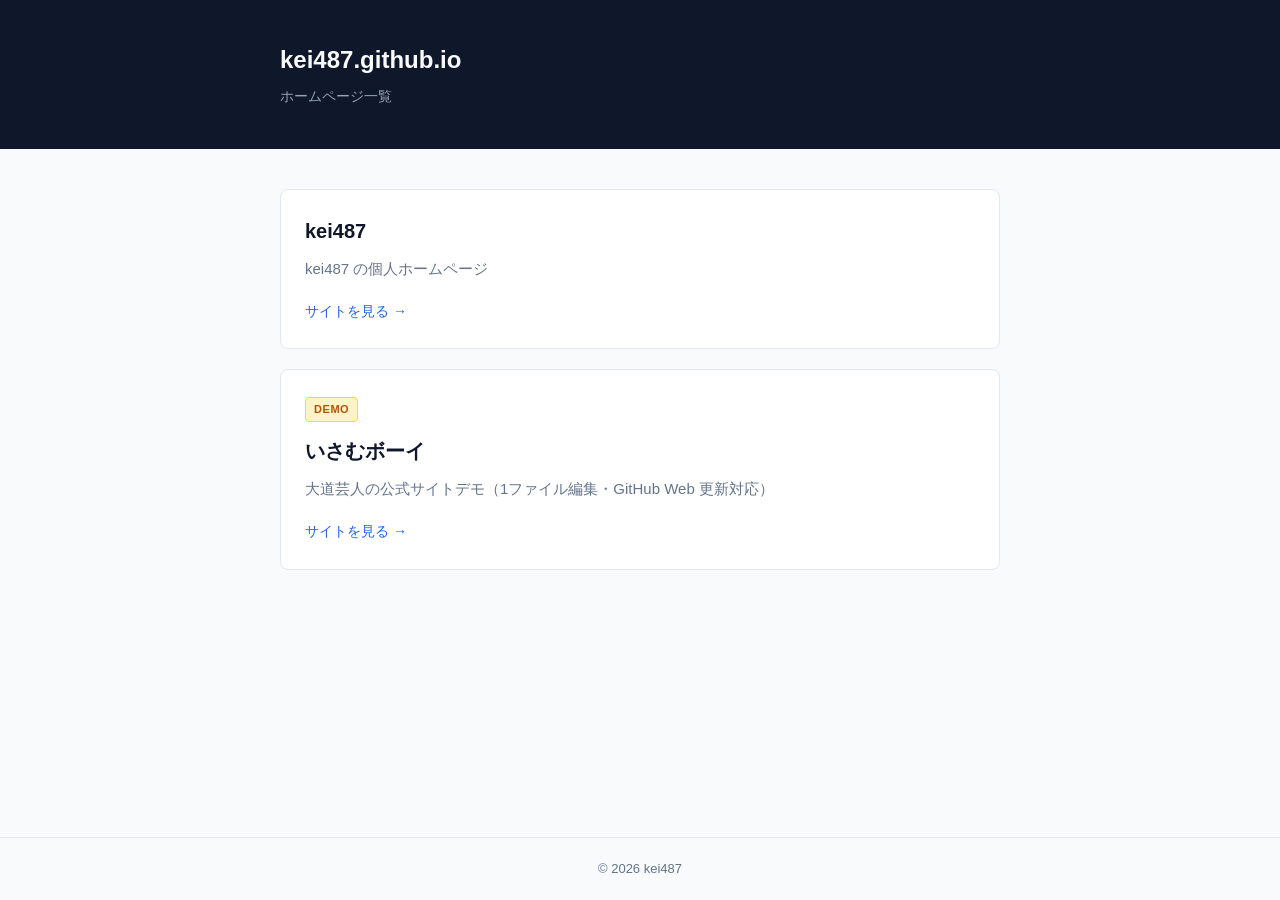
<file: index.html>
<!DOCTYPE html>
<html lang="ja">
<head>
  <meta charset="utf-8">
  <meta name="viewport" content="width=device-width, initial-scale=1">
  <meta name="description" content="kei487.github.io ポータル">
  <title>kei487.github.io</title>
  <link rel="stylesheet" href="css/portal.css">
</head>
<body>
  <header class="portal-header">
    <div class="container">
      <h1>kei487.github.io</h1>
      <p>ホームページ一覧</p>
    </div>
  </header>

  <main class="container">
    <ul class="site-list">
      <li class="site-card">
        <h2><a href="kei487/">kei487</a></h2>
        <p>kei487 の個人ホームページ</p>
        <a class="site-link" href="kei487/">サイトを見る →</a>
      </li>
      <li class="site-card site-card--demo">
        <span class="demo-badge">Demo</span>
        <h2><a href="demo/">いさむボーイ</a></h2>
        <p>大道芸人の公式サイトデモ（1ファイル編集・GitHub Web 更新対応）</p>
        <a class="site-link" href="demo/">サイトを見る →</a>
      </li>
    </ul>
  </main>

  <footer class="portal-footer">
    <div class="container">
      <p>&copy; 2026 kei487</p>
    </div>
  </footer>
</body>
</html>
</file>
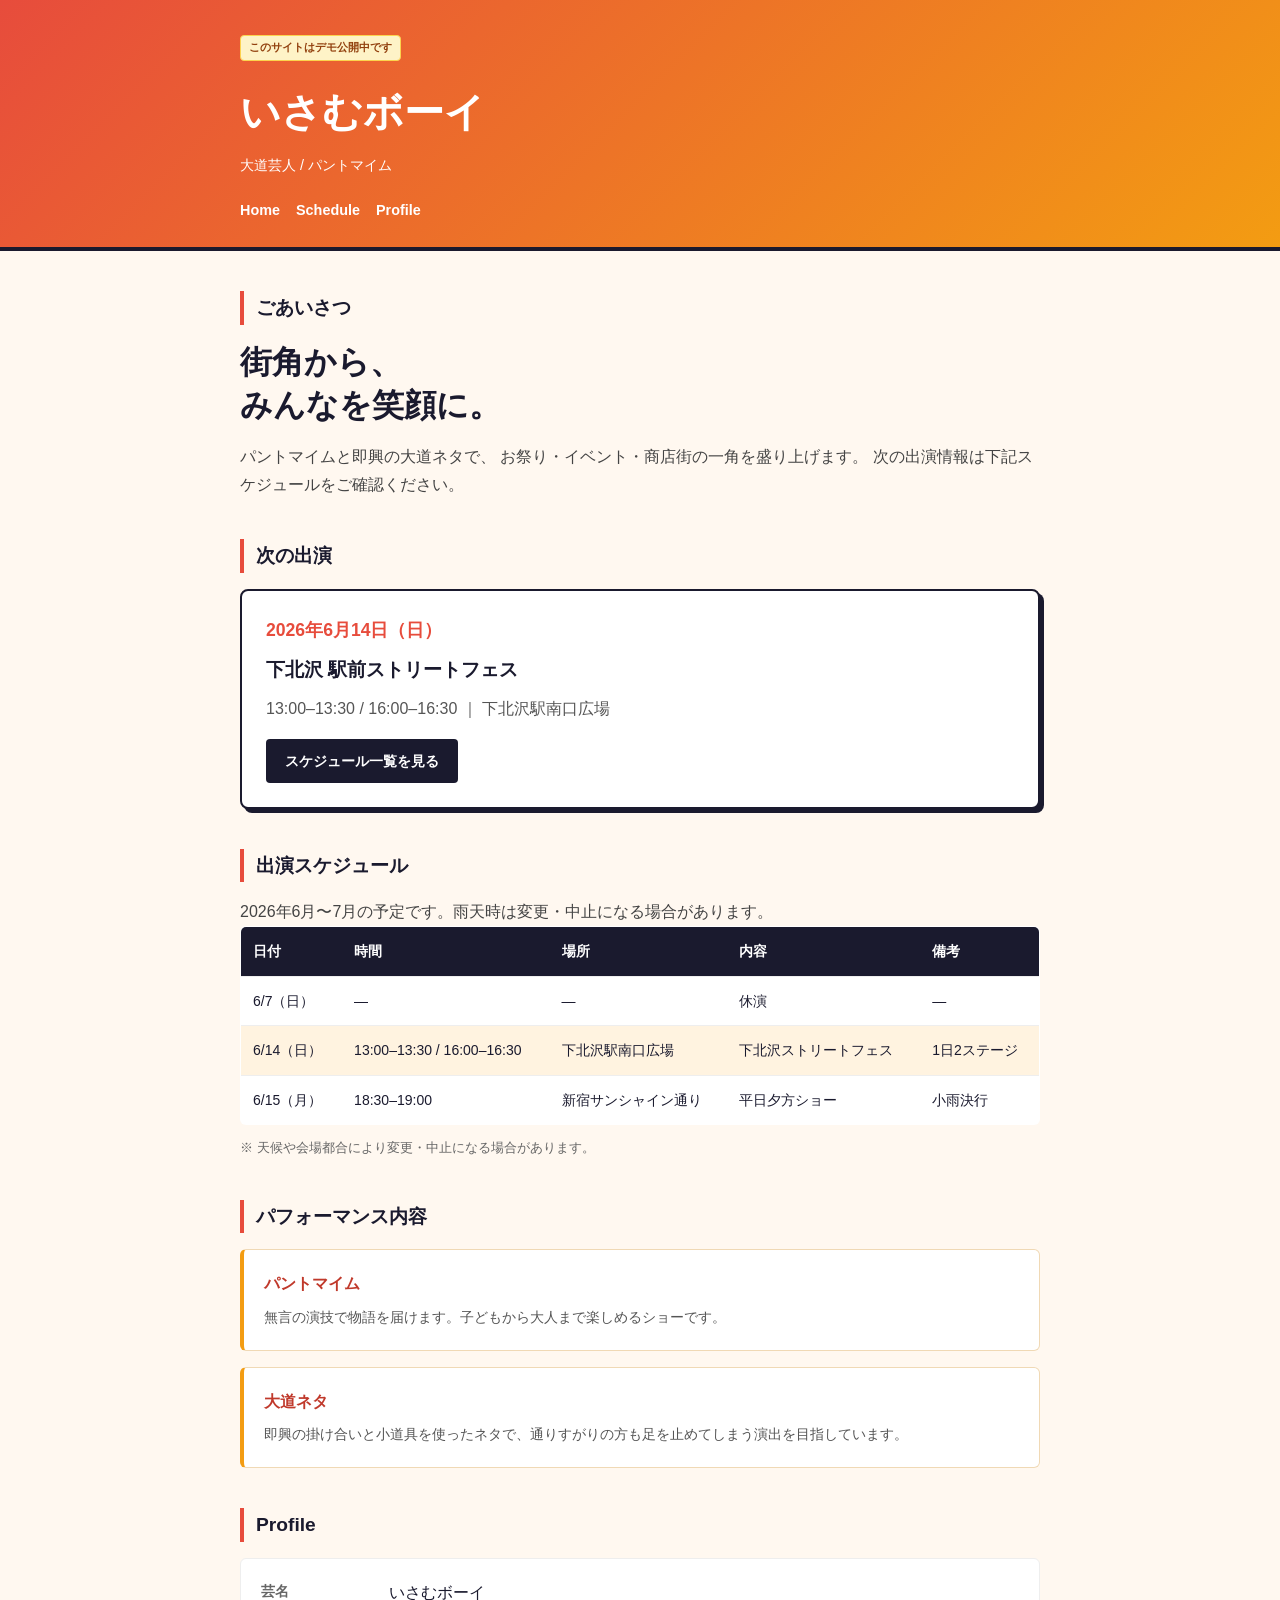
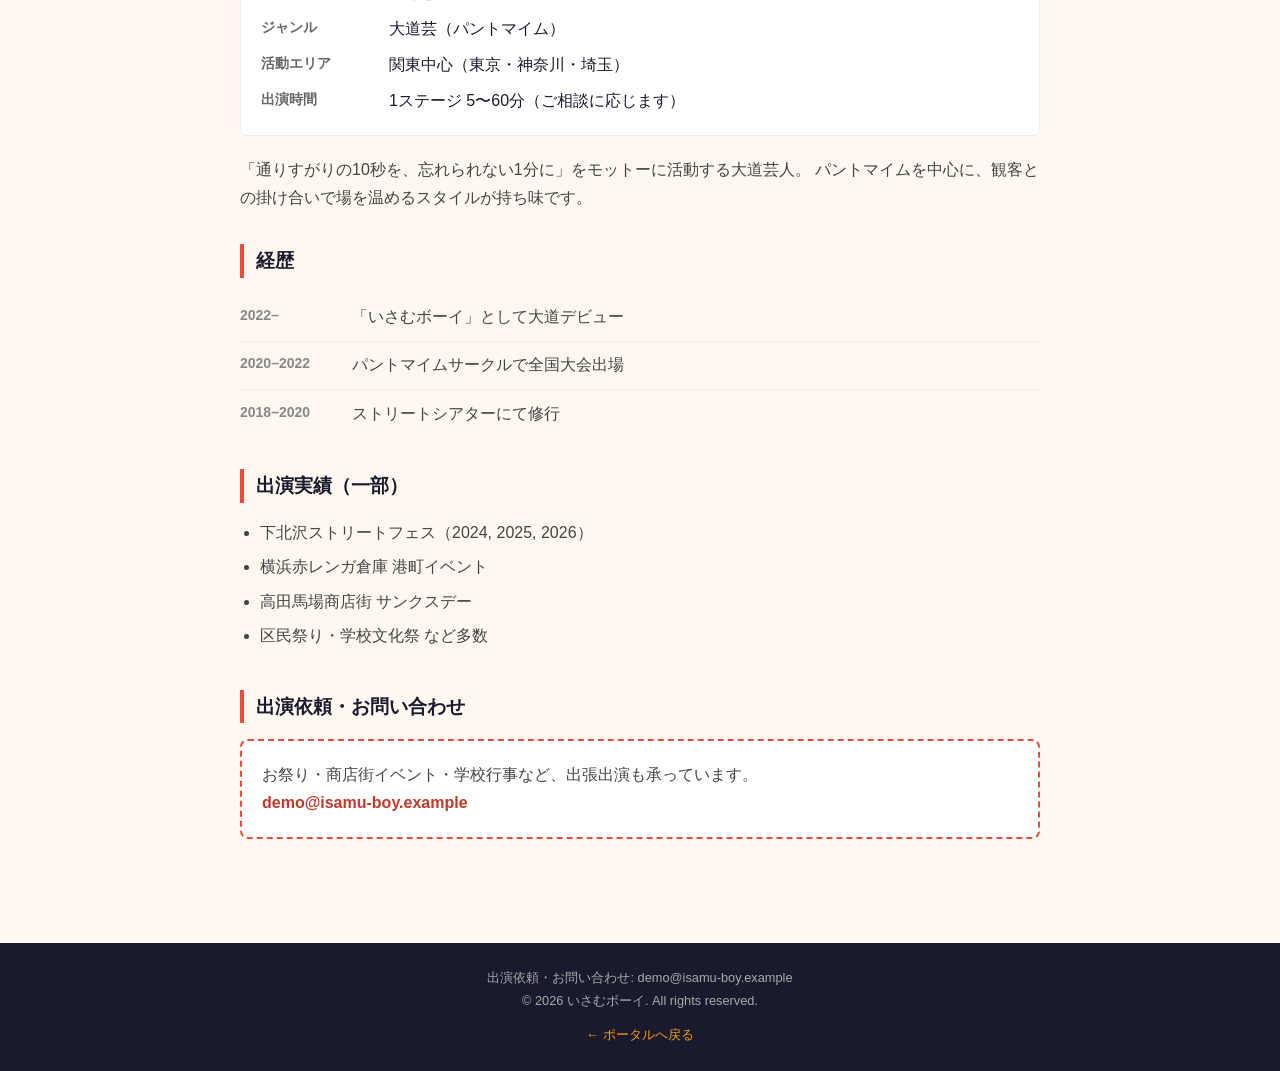
<file: demo/index.html>
<!DOCTYPE html>
<html lang="ja">
<!--
================================================================================
  いさむボーイ HP — 編集ガイド（GitHub の Web から更新する場合）

  1. GitHub で demo/index.html を開く
  2. 鉛筆アイコン（Edit）をクリック
  3. 「▼ 編集エリア ▼」と書いてある部分だけを書き換える
  4. ページ下の「Commit changes」で保存 → 数分でサイトに反映

  ※ <style> 以降のデザイン設定は、通常触る必要はありません。
================================================================================
-->
<head>
  <meta charset="utf-8">
  <meta name="viewport" content="width=device-width, initial-scale=1">
  <meta name="description" content="大道芸人 いさむボーイ 公式サイト">
  <title>いさむボーイ | 大道芸人</title>
  <style>
    /* デザイン設定（通常は編集不要） */
    *, *::before, *::after { box-sizing: border-box; }
    html, body, ul, ol, li, h1, h2, h3, p, dl, dt, dd { margin: 0; padding: 0; }
    body {
      font-family: "Hiragino Kaku Gothic ProN", "Hiragino Sans", sans-serif;
      line-height: 1.75;
      color: #1a1a2e;
      background: #fff8f0;
    }
    a { color: #c0392b; text-decoration: none; }
    a:hover { text-decoration: underline; }
    .wrap { width: min(800px, 92%); margin: 0 auto; }
    header {
      background: linear-gradient(135deg, #e74c3c, #f39c12);
      color: #fff;
      padding: 2rem 0 1.5rem;
      border-bottom: 4px solid #1a1a2e;
    }
    .demo-notice {
      display: inline-block;
      font-size: 0.7rem;
      font-weight: 600;
      color: #92400e;
      background: #fef3c7;
      border: 1px solid #fcd34d;
      border-radius: 4px;
      padding: 0.15rem 0.5rem;
      margin-bottom: 1rem;
    }
    .site-name { font-size: clamp(1.75rem, 6vw, 2.5rem); font-weight: 800; }
    .site-name a { color: inherit; }
    .site-tagline { margin-top: 0.35rem; font-size: 0.9rem; }
    nav { display: flex; flex-wrap: wrap; gap: 1rem; margin-top: 1.25rem; font-size: 0.9rem; font-weight: 600; }
    nav a { color: #fff; }
    main { padding: 2.5rem 0 4rem; }
    section { margin-bottom: 2.5rem; }
    h2 {
      font-size: 1.2rem;
      margin-bottom: 1rem;
      padding-left: 0.75rem;
      border-left: 4px solid #e74c3c;
    }
    .lead { font-size: clamp(1.5rem, 4vw, 2rem); font-weight: 800; line-height: 1.35; margin-bottom: 1rem; }
    .text { color: #444; }
    .next-box {
      background: #fff;
      border: 2px solid #1a1a2e;
      border-radius: 8px;
      padding: 1.5rem;
      box-shadow: 4px 4px 0 #1a1a2e;
    }
    .next-date { font-size: 1.1rem; font-weight: 700; color: #e74c3c; }
    .next-title { font-size: 1.2rem; font-weight: 700; margin: 0.5rem 0; }
    .next-detail { color: #555; margin-bottom: 1rem; }
    .btn {
      display: inline-block;
      background: #1a1a2e;
      color: #fff;
      font-size: 0.875rem;
      font-weight: 600;
      padding: 0.6rem 1.2rem;
      border-radius: 4px;
    }
    .btn:hover { text-decoration: none; background: #2d2d44; }
    table { width: 100%; border-collapse: collapse; font-size: 0.875rem; background: #fff; border: 1px solid #ddd; border-radius: 6px; overflow: hidden; }
    th, td { padding: 0.75rem; text-align: left; border-bottom: 1px solid #eee; vertical-align: top; }
    th { background: #1a1a2e; color: #fff; }
    tr:last-child td { border-bottom: none; }
    tr.next { background: #fff3e0; }
    .note { margin-top: 0.75rem; font-size: 0.8rem; color: #666; }
    .cards { list-style: none; display: grid; gap: 1rem; }
    .cards li { background: #fff; border: 1px solid #f0d9b5; border-left: 4px solid #f39c12; border-radius: 6px; padding: 1.25rem; }
    .cards h3 { font-size: 1rem; color: #c0392b; margin-bottom: 0.4rem; }
    .cards p { font-size: 0.9rem; color: #555; }
    .profile { display: grid; grid-template-columns: 7rem 1fr; gap: 0.5rem 1rem; background: #fff; border: 1px solid #eee; border-radius: 6px; padding: 1.25rem; }
    .profile dt { font-weight: 700; color: #666; font-size: 0.875rem; }
    .history { list-style: none; }
    .history li { display: flex; gap: 1rem; padding: 0.6rem 0; border-bottom: 1px solid #eee; color: #444; }
    .history li:last-child { border-bottom: none; }
    .history .year { flex-shrink: 0; width: 6rem; font-size: 0.875rem; color: #888; font-weight: 600; }
    .achievements { padding-left: 1.25rem; color: #444; }
    .achievements li { margin-bottom: 0.4rem; }
    .contact-box { background: #fff; border: 2px dashed #e74c3c; border-radius: 8px; padding: 1.25rem; }
    .contact-box .email { font-weight: 700; color: #c0392b; }
    footer { background: #1a1a2e; color: #aaa; padding: 1.5rem 0; text-align: center; font-size: 0.8rem; }
    footer a { color: #f39c12; }
    @media (max-width: 600px) {
      table { font-size: 0.8rem; }
      th, td { padding: 0.5rem; }
      .profile { grid-template-columns: 1fr; }
    }
  </style>
</head>
<body>

  <!-- ==================== ヘッダー ==================== -->
  <header>
    <div class="wrap">

      <!-- ▼ 編集エリア：基本情報 ▼ -->
      <p class="demo-notice">このサイトはデモ公開中です</p>
      <p class="site-name"><a href="#">いさむボーイ</a></p>
      <p class="site-tagline">大道芸人 / パントマイム</p>
      <!-- ▲ 編集エリア：基本情報 ▲ -->

      <nav>
        <a href="#top">Home</a>
        <a href="#schedule">Schedule</a>
        <a href="#profile">Profile</a>
      </nav>
    </div>
  </header>

  <main class="wrap">

    <!-- ==================== トップ ==================== -->
    <section id="top">

      <!-- ▼ 編集エリア：キャッチコピー ▼ -->
      <h2>ごあいさつ</h2>
      <p class="lead">街角から、<br>みんなを笑顔に。</p>
      <p class="text">
        パントマイムと即興の大道ネタで、
        お祭り・イベント・商店街の一角を盛り上げます。
        次の出演情報は下記スケジュールをご確認ください。
      </p>
      <!-- ▲ 編集エリア：キャッチコピー ▲ -->

    </section>

    <!-- ==================== 次の出演 ==================== -->
    <section id="next">

      <h2>次の出演</h2>
      <div class="next-box">

        <!-- ▼ 編集エリア：次の出演（1件だけ書く） ▼ -->
        <p class="next-date">2026年6月14日（日）</p>
        <p class="next-title">下北沢 駅前ストリートフェス</p>
        <p class="next-detail">13:00–13:30 / 16:00–16:30 ｜ 下北沢駅南口広場</p>
        <!-- ▲ 編集エリア：次の出演 ▲ -->

        <a class="btn" href="#schedule">スケジュール一覧を見る</a>
      </div>

    </section>

    <!-- ==================== スケジュール ==================== -->
    <section id="schedule">

      <h2>出演スケジュール</h2>
      <p class="text">2026年6月〜7月の予定です。雨天時は変更・中止になる場合があります。</p>

      <!--
        【スケジュールの追加・変更方法】
        ・1行 = 1つの <tr> ... </tr>
        ・下の行をコピーして貼り付け、中身を書き換える
        ・休演日は「休演」と書く
        ・次の出演と同じ行には class="next" を付ける（黄色く表示）
      -->
      <table>
        <thead>
          <tr>
            <th>日付</th>
            <th>時間</th>
            <th>場所</th>
            <th>内容</th>
            <th>備考</th>
          </tr>
        </thead>
        <tbody>

          <!-- ▼ 編集エリア：スケジュール（行をコピーして追加） ▼ -->

          <tr>
            <td>6/7（日）</td>
            <td>—</td>
            <td>—</td>
            <td>休演</td>
            <td>—</td>
          </tr>

          <tr class="next">
            <td>6/14（日）</td>
            <td>13:00–13:30 / 16:00–16:30</td>
            <td>下北沢駅南口広場</td>
            <td>下北沢ストリートフェス</td>
            <td>1日2ステージ</td>
          </tr>

          <tr>
            <td>6/15（月）</td>
            <td>18:30–19:00</td>
            <td>新宿サンシャイン通り</td>
            <td>平日夕方ショー</td>
            <td>小雨決行</td>
          </tr>
          <!-- ▲ 編集エリア：スケジュール ▲ -->

        </tbody>
      </table>
      <p class="note">※ 天候や会場都合により変更・中止になる場合があります。</p>

    </section>

    <!-- ==================== パフォーマンス内容 ==================== -->
    <section id="acts">

      <h2>パフォーマンス内容</h2>
      <ul class="cards">

        <!-- ▼ 編集エリア：パフォーマンス（<li> をコピーして追加） ▼ -->

        <li>
          <h3>パントマイム</h3>
          <p>無言の演技で物語を届けます。子どもから大人まで楽しめるショーです。</p>
        </li>

        <li>
          <h3>大道ネタ</h3>
          <p>即興の掛け合いと小道具を使ったネタで、通りすがりの方も足を止めてしまう演出を目指しています。</p>
        </li>

        <!-- ▲ 編集エリア：パフォーマンス ▲ -->

      </ul>

    </section>

    <!-- ==================== プロフィール ==================== -->
    <section id="profile">

      <h2>Profile</h2>

      <!-- ▼ 編集エリア：プロフィール ▼ -->
      <dl class="profile">
        <dt>芸名</dt>
        <dd>いさむボーイ</dd>
        <dt>ジャンル</dt>
        <dd>大道芸（パントマイム）</dd>
        <dt>活動エリア</dt>
        <dd>関東中心（東京・神奈川・埼玉）</dd>
        <dt>出演時間</dt>
        <dd>1ステージ 5〜60分（ご相談に応じます）</dd>
      </dl>

      <p class="text" style="margin-top:1.25rem">
        「通りすがりの10秒を、忘れられない1分に」をモットーに活動する大道芸人。
        パントマイムを中心に、観客との掛け合いで場を温めるスタイルが持ち味です。
      </p>
      <!-- ▲ 編集エリア：プロフィール ▲ -->

      <h2 style="margin-top:2rem">経歴</h2>
      <ul class="history">

        <!-- ▼ 編集エリア：経歴（<li> をコピーして追加） ▼ -->

        <li><span class="year">2022–</span> 「いさむボーイ」として大道デビュー</li>
        <li><span class="year">2020–2022</span> パントマイムサークルで全国大会出場</li>
        <li><span class="year">2018–2020</span> ストリートシアターにて修行</li>

        <!-- ▲ 編集エリア：経歴 ▲ -->

      </ul>

      <h2 style="margin-top:2rem">出演実績（一部）</h2>
      <ul class="achievements">

        <!-- ▼ 編集エリア：出演実績（<li> をコピーして追加） ▼ -->

        <li>下北沢ストリートフェス（2024, 2025, 2026）</li>
        <li>横浜赤レンガ倉庫 港町イベント</li>
        <li>高田馬場商店街 サンクスデー</li>
        <li>区民祭り・学校文化祭 など多数</li>

        <!-- ▲ 編集エリア：出演実績 ▲ -->

      </ul>

    </section>

    <!-- ==================== お問い合わせ ==================== -->
    <section id="contact">

      <h2>出演依頼・お問い合わせ</h2>
      <div class="contact-box">

        <!-- ▼ 編集エリア：連絡先 ▼ -->
        <p class="text">お祭り・商店街イベント・学校行事など、出張出演も承っています。</p>
        <p class="email">demo@isamu-boy.example</p>
        <!-- ▲ 編集エリア：連絡先 ▲ -->

      </div>

    </section>

  </main>

  <footer>
    <div class="wrap">

      <!-- ▼ 編集エリア：フッター ▼ -->
      <p>出演依頼・お問い合わせ: demo@isamu-boy.example</p>
      <p>&copy; 2026 いさむボーイ. All rights reserved.</p>
      <!-- ▲ 編集エリア：フッター ▲ -->

      <p style="margin-top:0.75rem"><a href="../">← ポータルへ戻る</a></p>
    </div>
  </footer>

</body>
</html>
</file>
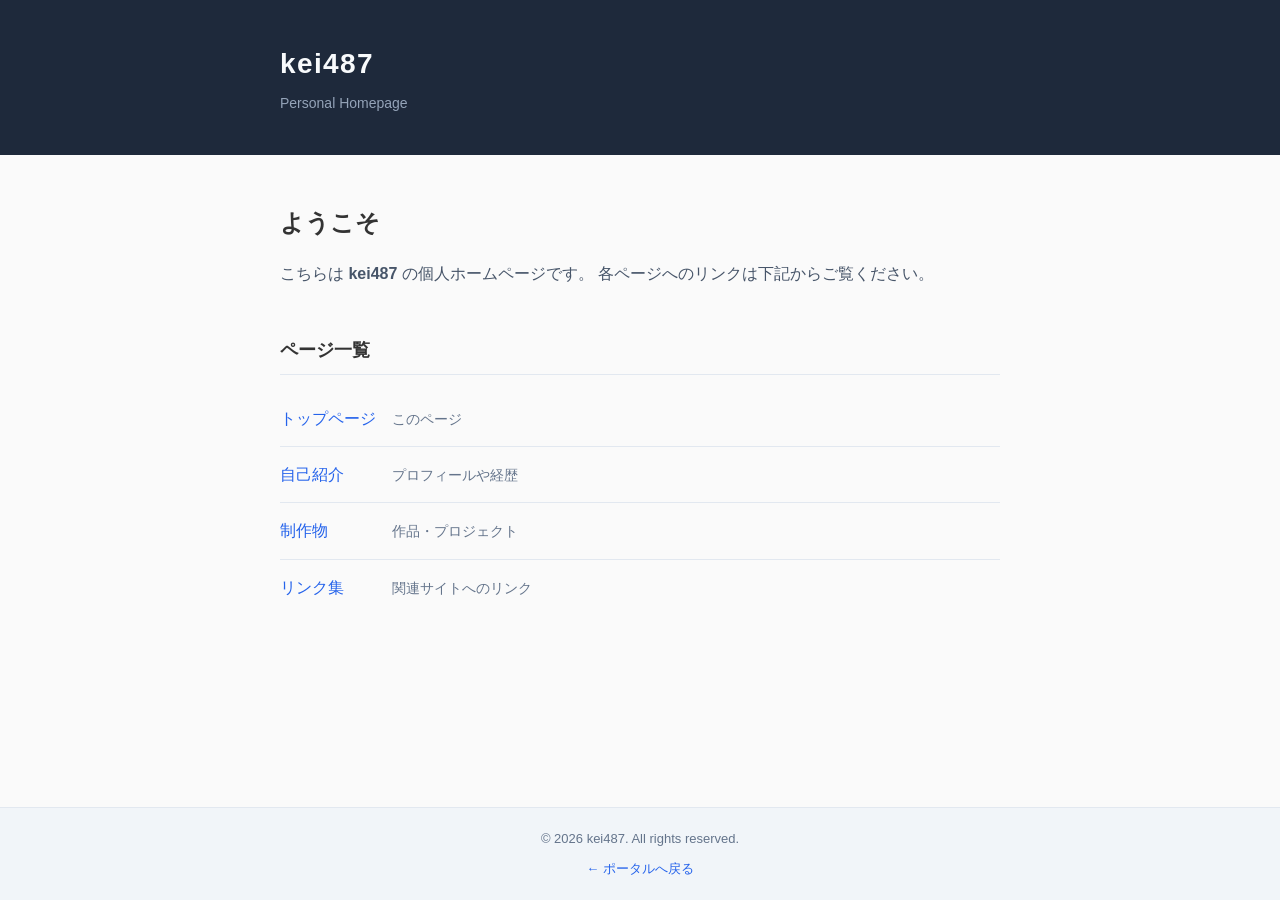
<file: kei487/index.html>
<!DOCTYPE html>
<html lang="ja">
<head>
  <meta charset="utf-8">
  <meta name="viewport" content="width=device-width, initial-scale=1">
  <meta name="description" content="kei487 の個人ホームページ">
  <title>kei487 | 個人ホームページ</title>
  <link rel="stylesheet" href="css/style.css">
</head>
<body>
  <header class="site-header">
    <div class="container">
      <p class="site-title"><a href="index.html">kei487</a></p>
      <p class="site-subtitle">Personal Homepage</p>
    </div>
  </header>

  <main class="container">
    <section class="intro">
      <h1>ようこそ</h1>
      <p>
        こちらは <strong>kei487</strong> の個人ホームページです。
        各ページへのリンクは下記からご覧ください。
      </p>
    </section>

    <section class="pages">
      <h2>ページ一覧</h2>
      <ul class="page-list">
        <li>
          <a href="index.html">トップページ</a>
          <span class="page-desc">このページ</span>
        </li>
        <li>
          <a href="about.html">自己紹介</a>
          <span class="page-desc">プロフィールや経歴</span>
        </li>
        <li>
          <a href="works.html">制作物</a>
          <span class="page-desc">作品・プロジェクト</span>
        </li>
        <li>
          <a href="links.html">リンク集</a>
          <span class="page-desc">関連サイトへのリンク</span>
        </li>
      </ul>
    </section>
  </main>

  <footer class="site-footer">
    <div class="container">
      <p>&copy; 2026 kei487. All rights reserved.</p>
      <p class="back-link"><a href="../">← ポータルへ戻る</a></p>
    </div>
  </footer>
</body>
</html>
</file>
<file: css/portal.css>
*,
*::before,
*::after {
  box-sizing: border-box;
}

html, body,
ul, ol, li,
h1, h2, h3, p {
  margin: 0;
  padding: 0;
}

body {
  font-family: "Hiragino Kaku Gothic ProN", "Hiragino Sans", "Noto Sans JP", sans-serif;
  line-height: 1.7;
  color: #334155;
  background-color: #f8fafc;
  min-height: 100vh;
  display: flex;
  flex-direction: column;
}

a {
  color: #2563eb;
  text-decoration: none;
}

a:hover {
  text-decoration: underline;
}

.container {
  width: min(720px, 92%);
  margin: 0 auto;
}

.portal-header {
  background-color: #0f172a;
  color: #f8fafc;
  padding: 2.5rem 0;
}

.portal-header h1 {
  font-size: 1.5rem;
  font-weight: 700;
}

.portal-header p {
  margin-top: 0.25rem;
  font-size: 0.875rem;
  color: #94a3b8;
}

main {
  flex: 1;
  padding: 2.5rem 0 4rem;
}

.site-list {
  list-style: none;
  display: grid;
  gap: 1.25rem;
}

.site-card {
  position: relative;
  background: #fff;
  border: 1px solid #e2e8f0;
  border-radius: 8px;
  padding: 1.5rem;
}

.site-card h2 {
  font-size: 1.25rem;
  margin-bottom: 0.5rem;
}

.site-card h2 a {
  color: #0f172a;
}

.site-card p {
  font-size: 0.9375rem;
  color: #64748b;
  margin-bottom: 1rem;
}

.site-link {
  font-size: 0.875rem;
  font-weight: 500;
}

.demo-badge {
  display: inline-block;
  font-size: 0.6875rem;
  font-weight: 600;
  letter-spacing: 0.05em;
  text-transform: uppercase;
  color: #b45309;
  background: #fef3c7;
  border: 1px solid #fcd34d;
  border-radius: 4px;
  padding: 0.125rem 0.5rem;
  margin-bottom: 0.75rem;
}

.portal-footer {
  border-top: 1px solid #e2e8f0;
  padding: 1.25rem 0;
  text-align: center;
  font-size: 0.8125rem;
  color: #64748b;
}
</file>
<file: kei487/css/style.css>
*,
*::before,
*::after {
  box-sizing: border-box;
}

html, body,
ul, ol, li,
h1, h2, h3, h4, h5, h6, p {
  margin: 0;
  padding: 0;
}

body {
  font-family: "Hiragino Kaku Gothic ProN", "Hiragino Sans", "Noto Sans JP", sans-serif;
  line-height: 1.7;
  color: #333;
  background-color: #fafafa;
  min-height: 100vh;
  display: flex;
  flex-direction: column;
}

a {
  color: #2563eb;
  text-decoration: none;
}

a:hover {
  text-decoration: underline;
}

.container {
  width: min(720px, 92%);
  margin: 0 auto;
}

.site-header {
  background-color: #1e293b;
  color: #f8fafc;
  padding: 2.5rem 0;
}

.site-title {
  font-size: 1.75rem;
  font-weight: 700;
  letter-spacing: 0.05em;
}

.site-title a {
  color: inherit;
}

.site-title a:hover {
  text-decoration: none;
  opacity: 0.85;
}

.site-subtitle {
  margin-top: 0.25rem;
  font-size: 0.875rem;
  color: #94a3b8;
}

main {
  flex: 1;
  padding: 3rem 0 4rem;
}

.intro {
  margin-bottom: 3rem;
}

.intro h1 {
  font-size: 1.5rem;
  font-weight: 600;
  margin-bottom: 1rem;
}

.intro p {
  color: #475569;
}

.pages h2 {
  font-size: 1.125rem;
  font-weight: 600;
  margin-bottom: 1rem;
  padding-bottom: 0.5rem;
  border-bottom: 1px solid #e2e8f0;
}

.page-list {
  list-style: none;
}

.page-list li {
  display: flex;
  flex-wrap: wrap;
  align-items: baseline;
  gap: 0.5rem 1rem;
  padding: 0.875rem 0;
  border-bottom: 1px solid #e2e8f0;
}

.page-list li:last-child {
  border-bottom: none;
}

.page-list a {
  font-weight: 500;
  min-width: 6rem;
}

.page-desc {
  font-size: 0.875rem;
  color: #64748b;
}

.site-footer {
  background-color: #f1f5f9;
  border-top: 1px solid #e2e8f0;
  padding: 1.25rem 0;
  text-align: center;
  font-size: 0.8125rem;
  color: #64748b;
}

.back-link {
  margin-top: 0.5rem;
}

/* 自己紹介ページ */
.profile h1 {
  font-size: 1.5rem;
  font-weight: 600;
  margin-bottom: 2rem;
}

.profile-layout {
  display: flex;
  flex-wrap: wrap;
  gap: 2rem;
  align-items: flex-start;
  margin-bottom: 2.5rem;
}

.profile-photo {
  flex-shrink: 0;
  width: 200px;
  margin: 0;
  background: #e2e8f0;
  border-radius: 8px;
  overflow: hidden;
}

.profile-photo img {
  display: block;
  width: 100%;
  height: auto;
  aspect-ratio: 1;
  object-fit: cover;
}

.profile-body {
  flex: 1;
  min-width: 200px;
}

.profile-name {
  font-size: 1.25rem;
  font-weight: 600;
  margin-bottom: 0.75rem;
}

.profile-lead {
  color: #475569;
}

.profile-section {
  margin-bottom: 2rem;
}

.profile-section h2 {
  font-size: 1.125rem;
  font-weight: 600;
  margin-bottom: 0.75rem;
  padding-bottom: 0.5rem;
  border-bottom: 1px solid #e2e8f0;
}

.profile-section p {
  color: #475569;
}

.timeline {
  list-style: none;
}

.timeline li {
  display: flex;
  gap: 1rem;
  padding: 0.625rem 0;
  border-bottom: 1px solid #e2e8f0;
  color: #475569;
}

.timeline li:last-child {
  border-bottom: none;
}

.timeline span {
  flex-shrink: 0;
  width: 6.5rem;
  font-size: 0.875rem;
  color: #64748b;
}

.tag-list {
  list-style: none;
  display: flex;
  flex-wrap: wrap;
  gap: 0.5rem;
}

.tag-list li {
  font-size: 0.875rem;
  color: #475569;
  background: #f1f5f9;
  border: 1px solid #e2e8f0;
  border-radius: 4px;
  padding: 0.25rem 0.75rem;
}

.page-nav {
  margin-top: 1rem;
  font-size: 0.875rem;
}
</file>
